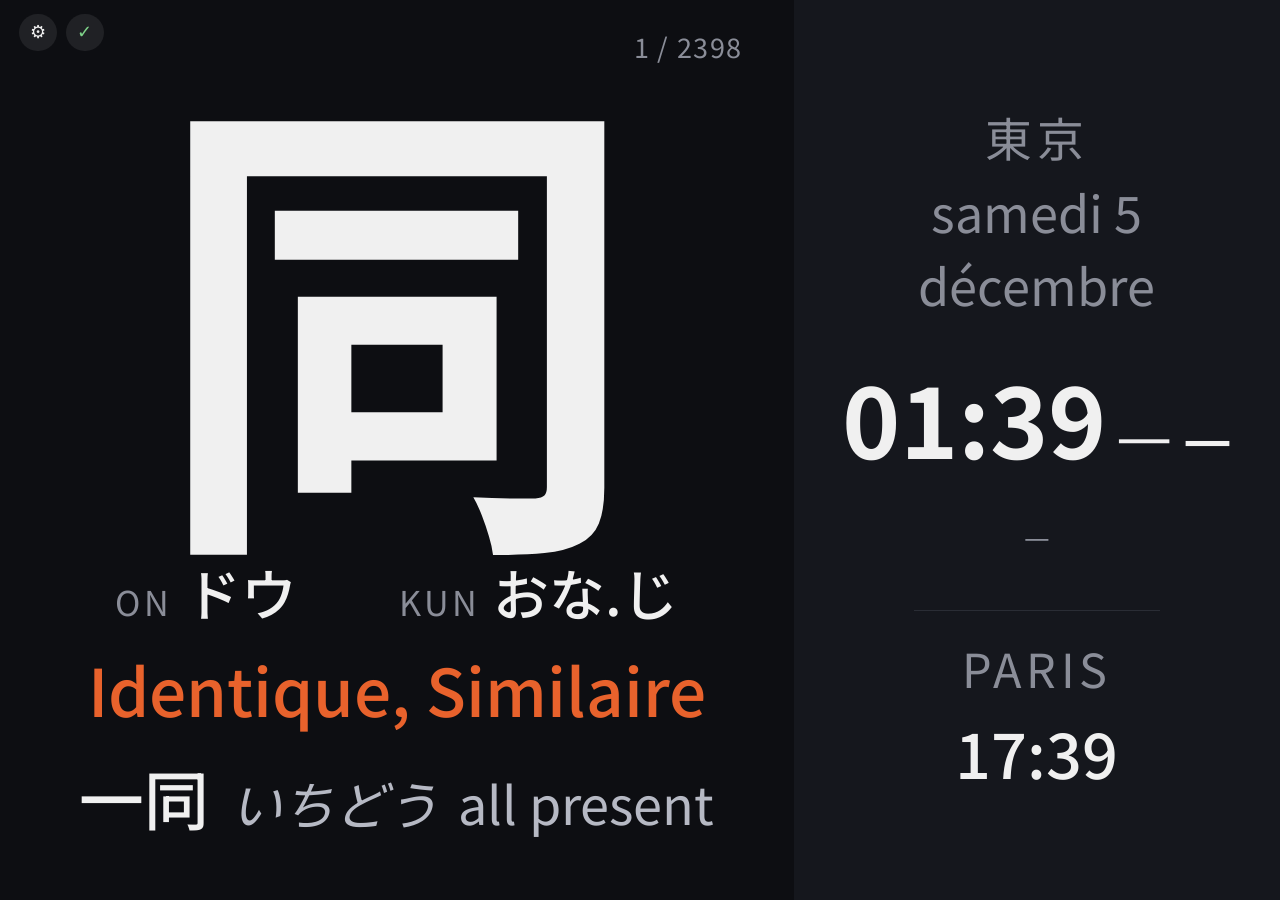
<file: index.html>
<!DOCTYPE html>
<html lang="fr">
<head>
<meta charset="UTF-8">
<meta name="viewport" content="width=device-width, initial-scale=1.0, user-scalable=no">
<title>Kanji Dashboard</title>
<link rel="stylesheet" href="style.css">
<link rel="preconnect" href="https://fonts.googleapis.com">
<link rel="preconnect" href="https://fonts.gstatic.com" crossorigin>
<link href="https://fonts.googleapis.com/css2?family=Noto+Sans+JP:wght@400;500;700;900&display=swap" rel="stylesheet">
</head>
<body>

<div class="app">

  <section class="kanji-panel">
    <button class="icon-btn gear-btn" id="gearBtn" aria-label="Réglages">⚙</button>
    <button class="icon-btn known-btn" id="knownBtn" aria-label="Marquer comme déjà connu">✓</button>
    <div class="kanji-progress" id="progress">0 / 2398</div>
    <div class="kanji-char" id="kanjiChar">—</div>
    <div class="kanji-readings">
      <div class="reading-block">
        <span class="reading-label">on</span>
        <span class="reading-value" id="onYomi">—</span>
      </div>
      <div class="reading-block">
        <span class="reading-label">kun</span>
        <span class="reading-value" id="kunYomi">—</span>
      </div>
    </div>
    <div class="kanji-meaning" id="meaning">—</div>
    <div class="kanji-example" id="exampleBlock">
      <span class="example-word" id="exampleWord">—</span>
      <span class="example-reading" id="exampleReading">—</span>
      <span class="example-meaning" id="exampleMeaning">—</span>
    </div>
  </section>

  <section class="info-panel">
    <div class="clock-block primary">
      <div class="clock-label">東京</div>
      <div class="clock-date" id="tokyoDate">—</div>
    </div>
      <div class="time-weather-row">
        <span class="clock-time" id="tokyoTime">--:--</span>
        <span class="weather-icon" id="weatherIcon">—</span>
        <span class="weather-temp" id="weatherTemp">—</span>
      </div>

      <div class="weather-desc" id="weatherDesc">—</div>
    <div class="weather-timeline" id="weatherTimeline"></div>

    <div class="divider"></div>
    <div class="clock-block secondary">
      <div class="clock-label">Paris</div>
      <div class="clock-time small" id="parisTime">--:--</div>
    </div>

  </section>

  <div class="settings-overlay" id="settingsOverlay" hidden>
    <div class="settings-panel">
      <div class="settings-header">
        <span>Réglages</span>
        <button class="icon-btn" id="settingsCloseBtn" aria-label="Fermer">✕</button>
      </div>

      <div class="settings-row">
        <label for="kanjiPerDayInput">Kanji par jour</label>
        <input type="number" id="kanjiPerDayInput" min="1" max="50" step="1">
      </div>

      <div class="settings-row">
        <label for="windowStartInput">Plage active (heure locale)</label>
        <div class="settings-range">
          <input type="number" id="windowStartInput" min="0" max="23" step="1">
          <span>à</span>
          <input type="number" id="windowEndInput" min="1" max="24" step="1">
        </div>
      </div>

      <div class="settings-section-title">
        Kanji déjà connus (<span id="knownCount">0</span>)
      </div>
      <div class="known-list" id="knownList"></div>
    </div>
  </div>

</div>

<script src="kanji_data.js"></script>
<script src="app.js"></script>
</body>
</html>
</file>
<file: style.css>
:root {
  --bg: #0d0e12;
  --panel: #15171d;
  --text: #f0f0f0;
  --dim: #8a8d98;
  --accent: #e8622c;
  --divider: #2a2d35;
}

* { box-sizing: border-box; margin: 0; padding: 0; }

html, body {
  width: 100%;
  height: 100%;
  background: var(--bg);
  color: var(--text);
  font-family: 'Noto Sans JP', sans-serif;
  overflow: hidden;
}

.app {
  display: flex;
  width: 100vw;
  height: 100vh;
}

/* ---- Kanji panel (left, ~62%) ---- */

.kanji-panel {
  flex: 0 0 62%;
  display: flex;
  flex-direction: column;
  align-items: center;
  justify-content: center;
  position: relative;
  padding: 2vh 4vw;
  background: var(--bg);
  touch-action: none;
  user-select: none;
  cursor: grab;
}

.kanji-char {
  font-size: 54vh;
  font-weight: 700;
  line-height: 1;
}

.kanji-readings {
  display: flex;
  gap: 8vw;
  margin-top: 1vh;
}

.reading-block {
  display: flex;
  align-items: baseline;
  gap: 1vw;
}

.reading-label {
  font-size: 3.8vh;
  text-transform: uppercase;
  color: var(--dim);
  letter-spacing: 0.1em;
}

.reading-value {
  font-size: 6.2vh;
  font-weight: 500;
}

.kanji-meaning {
  font-size: 7.3vh;
  font-weight: 500;
  margin-top: 1vh;
  color: var(--accent);
  text-transform: capitalize;
}

.kanji-example {
  margin-top: 1.5vh;
  display: flex;
  align-items: baseline;
  gap: 1.6vw;
  font-size: 4.6vh;
  color: var(--dim);
}

.example-word {
  color: var(--text);
  font-weight: 500;
  font-size: 7.2vh;
}

.example-reading {
  font-size: 5.8vh;
  color: #b6b9c4;
  font-style: italic;
}

.example-meaning {
  font-size: 5.8vh;
  color: #b6b9c4;
}

.kanji-progress {
  position: absolute;
  top: 3vh;
  right: 4vw;
  font-size: 3vh;
  color: var(--dim);
  letter-spacing: 0.05em;
}

/* ---- Info panel (right, ~38%) ---- */

.info-panel {
  flex: 0 0 38%;
  display: flex;
  flex-direction: column;
  align-items: center;
  justify-content: center;
  background: var(--panel);
  padding: 1.5vh 3vw;
  gap: 2.5vh;
}

.clock-block {
  text-align: center;
}

.clock-label {
  font-size: 5.2vh;
  color: var(--dim);
  letter-spacing: 0.1em;
  text-transform: uppercase;
  margin-bottom: 0.6vh;
}

.time-weather-row {
  display: flex;
  align-items: baseline;
  justify-content: center;
  gap: 0.8vw;
}

.clock-time {
  font-size: 11vh;
  font-weight: 700;
  font-variant-numeric: tabular-nums;
}

.clock-time.small {
  font-size: 7vh;
  font-weight: 500;
}

.clock-date {
  font-size: 5.6vh;
  color: var(--dim);
  margin-top: 0.6vh;
}

.divider {
  width: 60%;
  height: 1px;
  background: var(--divider);
}

.weather-icon {
  font-size: 7vh;
  line-height: 1;
}

.weather-temp {
  font-size: 6vh;
  font-weight: 700;
}

.weather-desc {
  font-size: 3.2vh;
  color: var(--dim);
  margin-top: 0.6vh;
  text-transform: capitalize;
  text-align: center;
}

.weather-timeline {
  display: flex;
  justify-content: center;
  gap: 1.5vw;
  margin-top: 1vh;
}

.timeline-cell {
  display: flex;
  flex-direction: column;
  align-items: center;
  gap: 0.6vh;
}

.timeline-hour {
  font-size: 3.8vh;
  color: var(--dim);
}

.timeline-icon {
  font-size: 6.5vh;
}

.timeline-temp {
  font-size: 4.2vh;
  font-weight: 500;
}

/* ---- Icon buttons (gear / mark-known) ---- */

.icon-btn {
  appearance: none;
  border: none;
  background: rgba(255, 255, 255, 0.08);
  color: var(--text);
  border-radius: 999px;
  cursor: pointer;
  display: flex;
  align-items: center;
  justify-content: center;
  line-height: 1;
}

.gear-btn,
.known-btn {
  position: absolute;
  top: 1.5vh;
  width: 4.2vh;
  height: 4.2vh;
  font-size: 2vh;
  z-index: 10;
}

.gear-btn {
  left: 1.5vw;
}

.known-btn {
  left: calc(1.5vw + 5.2vh);
  color: #7fd38a;
}

/* ---- Settings overlay ---- */

.settings-overlay {
  position: fixed;
  inset: 0;
  background: rgba(0, 0, 0, 0.72);
  z-index: 100;
  display: flex;
  align-items: center;
  justify-content: center;
}

.settings-overlay[hidden] {
  display: none;
}

.settings-panel {
  background: var(--panel);
  border-radius: 1.5vh;
  width: min(80vw, 520px);
  max-height: 82vh;
  padding: 2.5vh 3vw;
  display: flex;
  flex-direction: column;
  gap: 2vh;
  overflow: hidden;
}

.settings-header {
  display: flex;
  align-items: center;
  justify-content: space-between;
  font-size: 2.4vh;
  font-weight: 700;
}

.settings-header .icon-btn {
  position: static;
  width: 3.6vh;
  height: 3.6vh;
  font-size: 1.8vh;
}

.settings-row {
  display: flex;
  align-items: center;
  justify-content: space-between;
  gap: 2vw;
  font-size: 1.8vh;
}

.settings-row input[type="number"] {
  width: 6vh;
  font-size: 1.8vh;
  text-align: center;
  background: rgba(255, 255, 255, 0.08);
  border: none;
  border-radius: 0.6vh;
  color: var(--text);
  padding: 0.6vh;
}

.settings-range {
  display: flex;
  align-items: center;
  gap: 1vw;
  color: var(--dim);
}

.settings-section-title {
  font-size: 1.7vh;
  color: var(--dim);
  text-transform: uppercase;
  letter-spacing: 0.05em;
  border-top: 1px solid var(--divider);
  padding-top: 1.5vh;
}

.known-list {
  overflow-y: auto;
  display: flex;
  flex-direction: column;
  gap: 0.8vh;
}

.known-list-empty {
  color: var(--dim);
  font-size: 1.6vh;
  padding: 1vh 0;
}

.known-item {
  display: flex;
  align-items: center;
  gap: 1.5vw;
  background: rgba(255, 255, 255, 0.05);
  border-radius: 0.8vh;
  padding: 0.8vh 1.2vh;
}

.known-item .k {
  font-size: 2.4vh;
  width: 3vh;
  text-align: center;
}

.known-item .m {
  flex: 1;
  font-size: 1.5vh;
  color: var(--dim);
  overflow: hidden;
  text-overflow: ellipsis;
  white-space: nowrap;
}

.known-item button {
  width: 2.8vh;
  height: 2.8vh;
  font-size: 1.4vh;
  flex-shrink: 0;
}

/* ================================================================
   Portrait layout (phone) — kanji card on top, clock/weather below,
   inspired by the elecrow e-paper project's portrait arrangement.
   Landscape (Echo Show) rules above are unaffected; everything here
   overrides them only when orientation is portrait. Sized off vw
   (not vh) since width is the constrained dimension in portrait.
   ================================================================ */

@media (orientation: portrait) {

  .app {
    flex-direction: column;
  }

  .kanji-panel {
    flex: 0 0 58%;
    padding: 3vh 5vw;
  }

  .kanji-char {
    font-size: 40vw;
  }

  .kanji-readings {
    gap: 6vw;
    margin-top: 1.5vh;
  }

  .reading-label {
    font-size: 3.2vw;
  }

  .reading-value {
    font-size: 5.2vw;
  }

  .kanji-meaning {
    font-size: 6.5vw;
    margin-top: 1.5vh;
  }

  .kanji-example {
    margin-top: 2vh;
    flex-wrap: wrap;
    justify-content: center;
    gap: 1.5vw 3vw;
    font-size: 3.8vw;
  }

  .example-word {
    font-size: 6vw;
  }

  .example-reading,
  .example-meaning {
    font-size: 4.6vw;
  }

  .kanji-progress {
    font-size: 2.6vw;
    top: 2vh;
    right: 5vw;
  }

  .info-panel {
    flex: 0 0 42%;
    padding: 2vh 5vw;
    gap: 1.5vh;
  }

  .clock-label {
    font-size: 4vw;
  }

  .clock-time {
    font-size: 15vw;
  }

  .clock-time.small {
    font-size: 8vw;
  }

  .clock-date {
    font-size: 4vw;
  }

  .weather-icon {
    font-size: 8vw;
  }

  .weather-temp {
    font-size: 7vw;
  }

  .weather-desc {
    font-size: 3.2vw;
  }

  .weather-timeline {
    gap: 3vw;
    margin-top: 1vh;
  }

  .timeline-hour {
    font-size: 2.8vw;
  }

  .timeline-icon {
    font-size: 6vw;
  }

  .timeline-temp {
    font-size: 3vw;
  }
}
</file>
